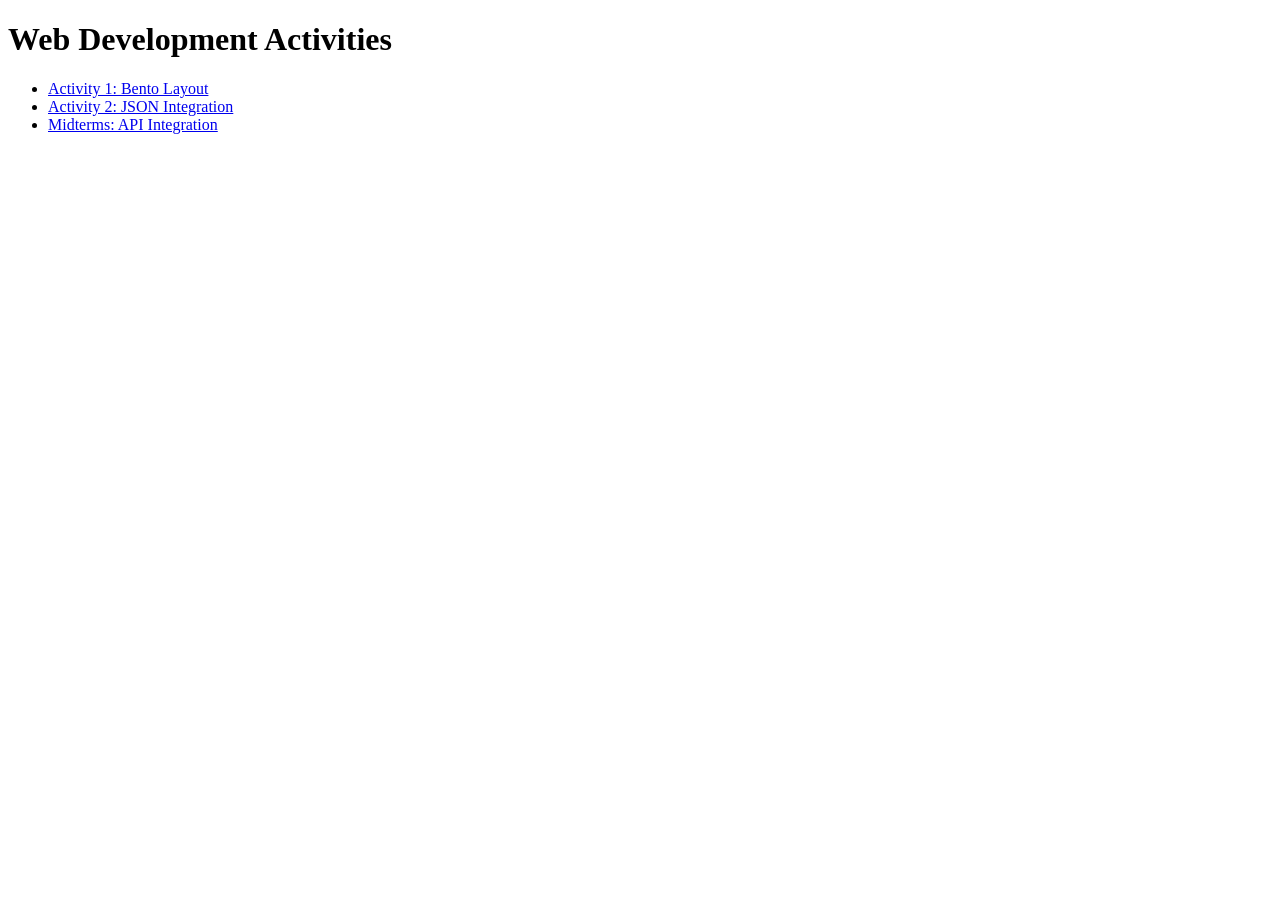
<file: index.html>
<!DOCTYPE html>
<html lang="en">

<head>
    <meta charset="UTF-8" />
    <title>WebDev Acts</title>
</head>

<body>
    <h1>Web Development Activities</h1>
    <ul>
        <li><a href="Bento/bento.html">Activity 1: Bento Layout</a></li>
        <li><a href="Unreal Unearth/index.html">Activity 2: JSON Integration</a></li>
        <li><a href="Midterms/lab.html">Midterms: API Integration</a></li>
    </ul>
    
</body>

</html>
</file>
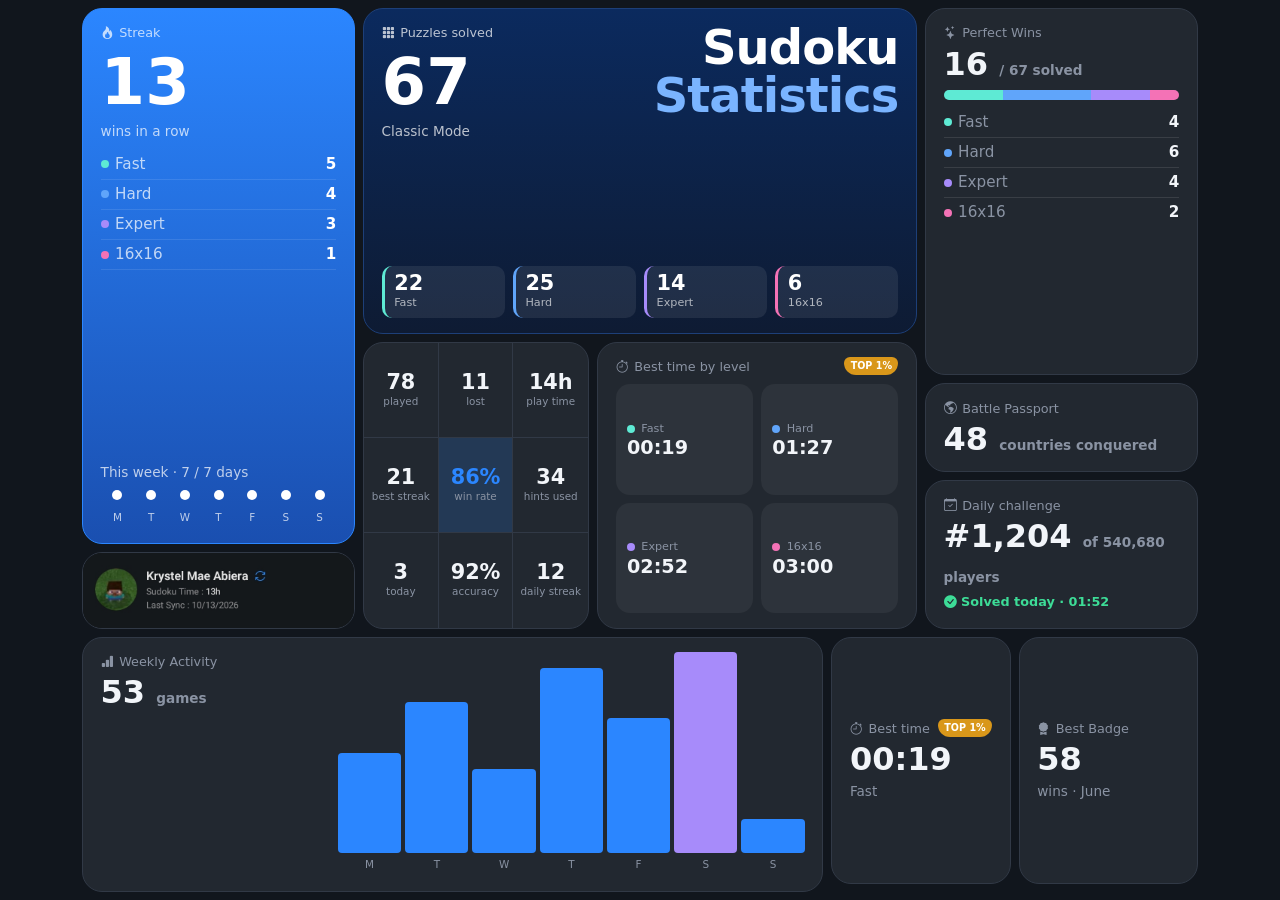
<file: Bento/bento.html>
<!DOCTYPE html>
<html lang="en">

<head>
    <meta charset="UTF-8" />
    <meta name="viewport" content="width=device-width, initial-scale=1" />
    <title>Sudoku Stats</title>

    <link href="https://cdn.jsdelivr.net/npm/bootstrap@5.3.3/dist/css/bootstrap.min.css" rel="stylesheet" />
    <link href="https://cdn.jsdelivr.net/npm/bootstrap-icons@1.11.3/font/bootstrap-icons.min.css" rel="stylesheet" />
    <link rel="stylesheet" href="style.css" />
</head>

<body>
    <div class="container py-2 min-vh-100 d-flex flex-column">
        <div class="row g-2 flex-grow-1">

            <!--L(t-b)-->
            <div class="col-12 col-md-6 col-xl-3 d-flex">
                <div class="row g-2 flex-grow-1 flex-column flex-nowrap">
                    <div class="col-12 d-flex flex-grow-1">
                        <div class="tile accent d-flex flex-column w-100">
                            <p class="label"><i class="bi bi-fire"></i>Streak</p>
                            <p class="value value-xl">13</p>
                            <p class="sub mb-2">wins in a row</p>

                            <div class="row g-0 stat-row lv-fast">
                                <div class="col-6 muted"><span class="legend-dot"></span>Fast</div>
                                <div class="col-6 text-end num">5</div>
                            </div>
                            <div class="row g-0 stat-row lv-hard">
                                <div class="col-6 muted"><span class="legend-dot"></span>Hard</div>
                                <div class="col-6 text-end num">4</div>
                            </div>
                            <div class="row g-0 stat-row lv-expert">
                                <div class="col-6 muted"><span class="legend-dot"></span>Expert</div>
                                <div class="col-6 text-end num">3</div>
                            </div>
                            <div class="row g-0 stat-row lv-16x16">
                                <div class="col-6 muted"><span class="legend-dot"></span>16x16</div>
                                <div class="col-6 text-end num">1</div>
                            </div>

                            <div class="mt-auto pt-3">
                                <p class="sub mb-2">This week · 7 / 7 days</p>
                                <div class="row g-0 text-center">
                                    <div class="col"><span class="dot on"></span><span class="day">M</span></div>
                                    <div class="col"><span class="dot on"></span><span class="day">T</span></div>
                                    <div class="col"><span class="dot on"></span><span class="day">W</span></div>
                                    <div class="col"><span class="dot on"></span><span class="day">T</span></div>
                                    <div class="col"><span class="dot on"></span><span class="day">F</span></div>
                                    <div class="col"><span class="dot on"></span><span class="day">S</span></div>
                                    <div class="col"><span class="dot on"></span><span class="day">S</span></div>
                                </div>
                            </div>
                        </div>

                    </div>

                    <div class="col-12">
                        <div class="tile profile-tile">
                            <img src="assets/img/spfp.jpg" alt="sudoku account" class="s-pfp" />
                        </div>
                    </div>
                </div>
            </div>

            <!--C-->
            <div class="col-12 col-xl-6 order-first order-xl-0 d-flex">
                <div class="row g-2 flex-grow-1">

                    <div class="col-12 d-flex">
                        <div class="tile dark d-flex flex-column w-100">
                            <div class="row g-2">

                                <!--hero-->
                                <div class="col-12 col-sm-7 order-first order-sm-last">
                                    <h1 class="hero-title display-5 text-sm-end">Sudoku<br><span>Statistics</span></h1>
                                </div>

                                <!--PS-->
                                <div class="col-12 col-sm-5">
                                    <p class="label"><i class="bi bi-grid-3x3-gap-fill"></i>Puzzles solved</p>
                                    <p class="value value-xl">67</p>
                                    <p class="sub">Classic Mode</p>
                                </div>

                            </div>

                            <div class="row row-cols-4 g-2 mt-auto pt-3">
                                <div class="col">
                                    <div class="mini-stat lv-fast">
                                        <div class="n">22</div>
                                        <div class="t">Fast</div>
                                    </div>
                                </div>
                                <div class="col">
                                    <div class="mini-stat lv-hard">
                                        <div class="n">25</div>
                                        <div class="t">Hard</div>
                                    </div>
                                </div>
                                <div class="col">
                                    <div class="mini-stat lv-expert">
                                        <div class="n">14</div>
                                        <div class="t">Expert</div>
                                    </div>
                                </div>
                                <div class="col">
                                    <div class="mini-stat lv-16x16">
                                        <div class="n">6</div>
                                        <div class="t">16x16</div>
                                    </div>
                                </div>
                            </div>
                        </div>
                    </div>

                    <!--CL-->
                    <div class="col-12 col-sm-5 d-flex">
                        <div class="tile d-flex flex-column p-0 w-100">
                            <div class="row row-cols-3 g-0 flex-grow-1">
                                <div class="col scell"><span class="n">78</span><span class="t">played</span></div>
                                <div class="col scell"><span class="n">11</span><span class="t">lost</span></div>
                                <div class="col scell"><span class="n">14h</span><span class="t">play time</span></div>

                                <div class="col scell"><span class="n">21</span><span class="t">best streak</span></div>
                                <div class="col scell center"><span class="n">86%</span><span class="t">win rate</span>
                                </div>
                                <div class="col scell"><span class="n">34</span><span class="t">hints used</span></div>

                                <div class="col scell"><span class="n">3</span><span class="t">today</span></div>
                                <div class="col scell"><span class="n">92%</span><span class="t">accuracy</span></div>
                                <div class="col scell"><span class="n">12</span><span class="t">daily streak</span>
                                </div>
                            </div>
                        </div>
                    </div>

                    <!--CR-->
                    <div class="col-12 col-sm-7 d-flex">
                        <div class="tile d-flex flex-column w-100">
                            <div class="d-flex justify-content-between align-items-start mb-2">
                                <p class="label"><i class="bi bi-stopwatch"></i>Best time by level</p>
                                <span class="rank r1">TOP 1%</span>
                            </div>

                            <div class="row row-cols-2 g-2 flex-grow-1">
                                <div class="col">
                                    <div class="dcell lv-fast"><span class="t"><span
                                                class="legend-dot"></span>Fast</span><span class="n">00:19</span></div>
                                </div>
                                <div class="col">
                                    <div class="dcell lv-hard"><span class="t"><span
                                                class="legend-dot"></span>Hard</span><span class="n">01:27</span></div>
                                </div>
                                <div class="col">
                                    <div class="dcell lv-expert"><span class="t"><span
                                                class="legend-dot"></span>Expert</span><span class="n">02:52</span>
                                    </div>
                                </div>
                                <div class="col">
                                    <div class="dcell lv-16x16"><span class="t"><span
                                                class="legend-dot"></span>16x16</span><span class="n">03:00</span></div>
                                </div>
                            </div>
                        </div>
                    </div>

                </div>
            </div>

            <!--R-->
            <div class="col-12 col-md-6 col-xl-3 d-flex">
                <div class="row g-2 flex-grow-1 flex-column flex-nowrap">
                    <div class="col-12 d-flex flex-grow-1">
                        <div class="tile d-flex flex-column w-100">
                            <p class="label"><i class="bi bi-stars"></i>Perfect Wins</p>
                            <p class="value">16 <span class="sub">/ 67 solved</span></p>

                            <div class="seg my-2">
                                <span class="lv-fast" style="width:25%"></span>
                                <span class="lv-hard" style="width:37.5%"></span>
                                <span class="lv-expert" style="width:25%"></span>
                                <span class="lv-16x16" style="width:12.5%"></span>
                            </div>

                            <div class="row g-0 stat-row lv-fast">
                                <div class="col-6 muted"><span class="legend-dot"></span>Fast</div>
                                <div class="col-6 text-end num">4</div>
                            </div>
                            <div class="row g-0 stat-row lv-hard">
                                <div class="col-6 muted"><span class="legend-dot"></span>Hard</div>
                                <div class="col-6 text-end num">6</div>
                            </div>
                            <div class="row g-0 stat-row lv-expert">
                                <div class="col-6 muted"><span class="legend-dot"></span>Expert</div>
                                <div class="col-6 text-end num">4</div>
                            </div>
                            <div class="row g-0 stat-row lv-16x16">
                                <div class="col-6 muted"><span class="legend-dot"></span>16x16</div>
                                <div class="col-6 text-end num">2</div>
                            </div>
                        </div>
                    </div>

                    <div class="col-12">
                        <div class="tile">
                            <p class="label"><i class="bi bi-globe-americas"></i>Battle Passport</p>
                            <p class="value">48 <span class="sub">countries conquered</span></p>
                        </div>
                    </div>
                    <div class="col-12">
                        <div class="tile">
                            <p class="label"><i class="bi bi-calendar-check"></i>Daily challenge</p>
                            <p class="value">#1,204 <span class="sub">of 540,680 players</span></p>
                            <span class="ok"><i class="bi bi-check-circle-fill"></i> Solved today · 01:52</span>
                        </div>
                    </div>
                </div>
            </div>

            <!--Bot-->
            <div class="col-12 col-md-8">
                <div class="tile d-flex flex-column h-100">
                    <div class="row g-2 flex-grow-1">
                        <div class="col-4">
                            <p class="label"><i class="bi bi-bar-chart-fill"></i>Weekly Activity</p>
                            <p class="value">53 <span class="sub">games</span></p>
                        </div>
                        <div class="col-8">
                            <div class="row g-1 bars h-100">
                                <div class="col bar-col">
                                    <div class="bar-track">
                                        <div class="bar" style="height:50%"></div>
                                    </div><span class="bar-day">M</span>
                                </div>
                                <div class="col bar-col">
                                    <div class="bar-track">
                                        <div class="bar" style="height:75%"></div>
                                    </div><span class="bar-day">T</span>
                                </div>
                                <div class="col bar-col">
                                    <div class="bar-track">
                                        <div class="bar" style="height:42%"></div>
                                    </div><span class="bar-day">W</span>
                                </div>
                                <div class="col bar-col">
                                    <div class="bar-track">
                                        <div class="bar" style="height:92%"></div>
                                    </div><span class="bar-day">T</span>
                                </div>
                                <div class="col bar-col">
                                    <div class="bar-track">
                                        <div class="bar" style="height:67%"></div>
                                    </div><span class="bar-day">F</span>
                                </div>
                                <div class="col bar-col">
                                    <div class="bar-track">
                                        <div class="bar hi" style="height:100%"></div>
                                    </div><span class="bar-day">S</span>
                                </div>
                                <div class="col bar-col">
                                    <div class="bar-track">
                                        <div class="bar" style="height:17%"></div>
                                    </div><span class="bar-day">S</span>
                                </div>
                            </div>
                        </div>
                    </div>
                </div>
            </div>
            <div class="col-12 col-md-4">
                <div class="row g-2 h-100">
                    <!--best time-->
                    <div class="col-6">
                        <div class="tile h-100 d-flex flex-column justify-content-center">
                            <div class="d-flex justify-content-between align-items-start">
                                <p class="label"><i class="bi bi-stopwatch"></i>Best time</p>
                                <span class="rank r1">TOP 1%</span>
                            </div>
                            <p class="value">00:19</p>
                            <p class="sub">Fast</p>
                        </div>
                    </div>
                    <!--best badge-->
                    <div class="col-6">
                        <div class="tile h-100 d-flex flex-column justify-content-center">
                            <p class="label"><i class="bi bi-award-fill"></i>Best Badge</p>
                            <p class="value">58</p>
                            <p class="sub">wins · June</p>
                        </div>
                    </div>
                </div>
            </div>
        </div>
    </div>
</body>

</html>
</file>
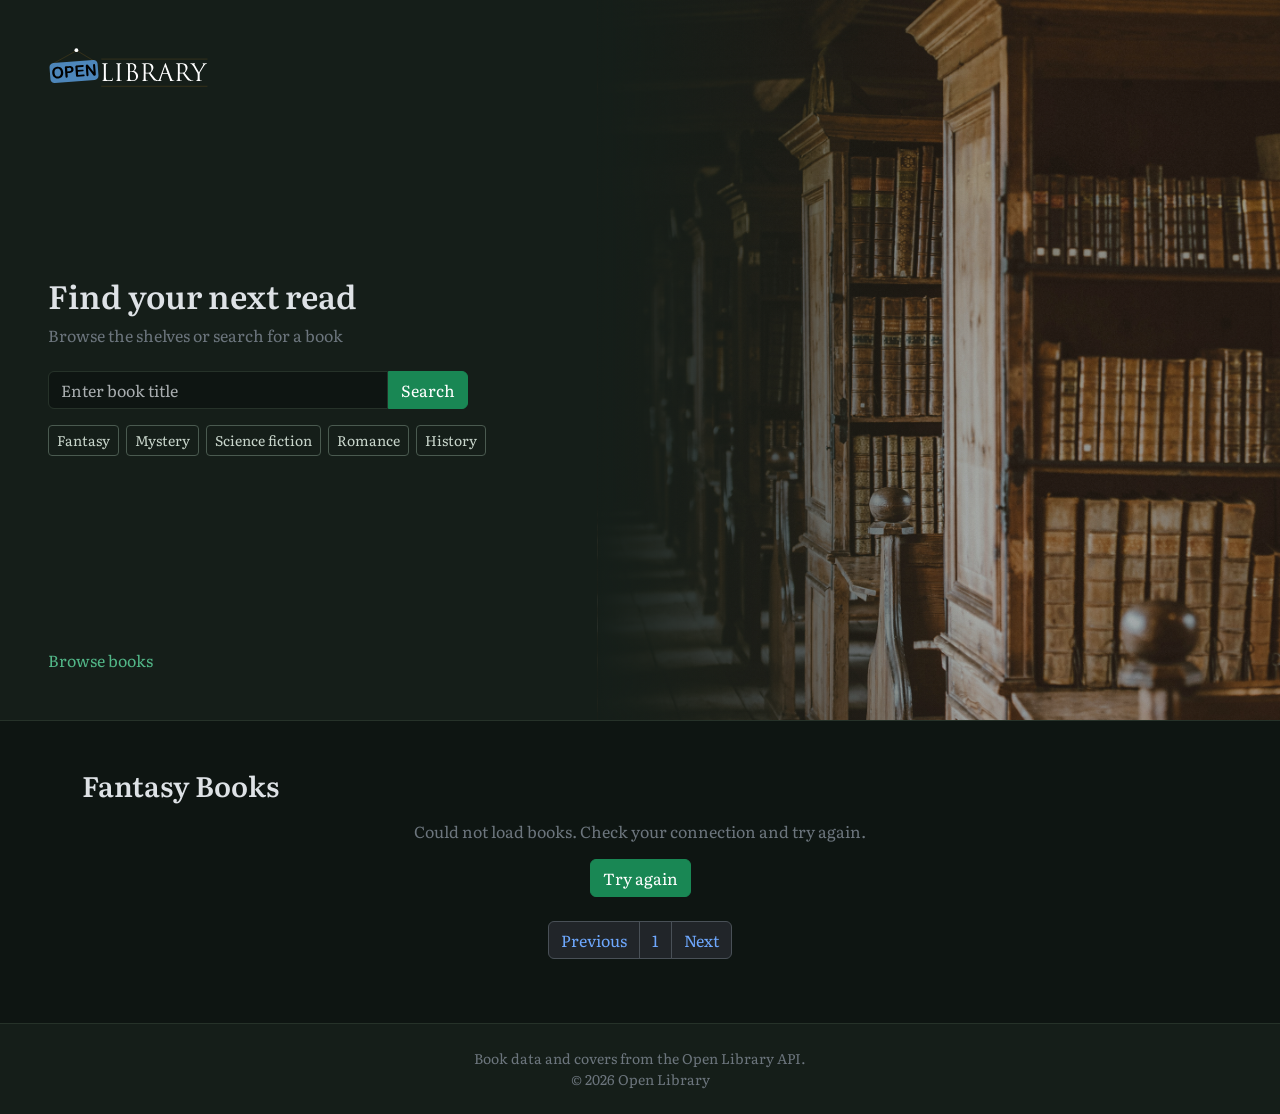
<file: Midterms/lib.html>
<!doctype html>
<html lang="en" data-bs-theme="dark">

<head>
  <meta charset="utf-8">
  <meta name="viewport" content="width=device-width, initial-scale=1">
  <title>Open Library</title>
  <link rel="icon" href="assets/logo.svg" type="image/svg+xml">
  <link href="https://cdn.jsdelivr.net/npm/bootstrap@5.3.8/dist/css/bootstrap.min.css" rel="stylesheet"
    integrity="sha384-sRIl4kxILFvY47J16cr9ZwB07vP4J8+LH7qKQnuqkuIAvNWLzeN8tE5YBujZqJLB" crossorigin="anonymous">
  <link href="https://fonts.googleapis.com/css2?family=Literata:opsz,wght@7..72,400;500;600&display=swap"
    rel="stylesheet">
</head>

<body style="background-color: #0E1512; font-family: 'Literata', Georgia, serif;">
  <div class="container-fluid p-0" style="border-bottom: 1px solid #263229;">
    <div class="d-flex flex-wrap">
      <div class="d-flex flex-column p-5" style="flex: 5 1 380px; min-height: 80vh; background-color: #151E19;">
        <div>
          <img src="assets/logo.svg" alt="Open Library" style="height: 40px; filter: invert(1) hue-rotate(180deg);">
        </div>

        <div class="my-auto">
          <h1 class="h2 fw-semibold">Find your next read</h1>
          <p class="text-secondary mb-4">Browse the shelves or search for a book</p>

          <div class="d-flex flex-row" style="max-width: 420px;">
            <input type="text" class="form-control rounded-end-0"
              style="background-color: #0E1512; border-color: #263229;" placeholder="Enter book title" id="searchInput"
              aria-label="Book title">
            <button type="button" class="btn btn-success rounded-start-0" onclick="searchBooks()">Search</button>
          </div>

          <div class="mt-3">
            <button type="button" class="btn btn-outline-secondary btn-sm me-1 mb-1"
              style="color: #C9D6CC; border-color: #4A5A50;" onclick="searchSubject('fantasy')">Fantasy</button>
            <button type="button" class="btn btn-outline-secondary btn-sm me-1 mb-1"
              style="color: #C9D6CC; border-color: #4A5A50;" onclick="searchSubject('mystery')">Mystery</button>
            <button type="button" class="btn btn-outline-secondary btn-sm me-1 mb-1"
              style="color: #C9D6CC; border-color: #4A5A50;" onclick="searchSubject('science fiction')">Science
              fiction</button>
            <button type="button" class="btn btn-outline-secondary btn-sm me-1 mb-1"
              style="color: #C9D6CC; border-color: #4A5A50;" onclick="searchSubject('romance')">Romance</button>
            <button type="button" class="btn btn-outline-secondary btn-sm me-1 mb-1"
              style="color: #C9D6CC; border-color: #4A5A50;" onclick="searchSubject('history')">History</button>
          </div>
        </div>

        <a href="#books" class="text-decoration-none" style="color: #52B788;">Browse books</a>
      </div>

      <div
        style="flex: 7 1 380px; min-height: 50vh; background-image: linear-gradient(to right, #151E19 0%, rgba(21, 30, 25, .65) 20%, rgba(21, 30, 25, 0) 55%), linear-gradient(rgba(14, 21, 18, .3), rgba(14, 21, 18, .3)), url('assets/l.jpg'); background-size: cover; background-position: center;">
      </div>
    </div>
  </div>

  <div class="container py-5" id="books">
    <div class="h3 fw-semibold mb-3" id="listTitle">Fantasy Books</div>
    <div id="parent"
      style="display: grid; grid-template-columns: repeat(auto-fill, minmax(max(190px, calc((100% - 4.5rem) / 4 - 1px)), 1fr)); gap: 1.5rem;">
    </div>

    <nav class="mt-4" aria-label="Page navigation">
      <ul class="pagination justify-content-center">
        <li class="page-item"><button type="button" class="page-link" onclick="prev()">Previous</button></li>
        <li class="page-item"><span class="page-link" id="currentPage">1</span></li>
        <li class="page-item"><button type="button" class="page-link" onclick="next()">Next</button></li>
      </ul>
    </nav>
  </div>

  <div class="text-center py-4" style="background-color: #151E19; border-top: 1px solid #263229;">
    <div class="small text-secondary">Book data and covers from the Open Library API.</div>
    <div class="small text-secondary">&copy; 2026 Open Library</div>
  </div>

  <script src="https://cdn.jsdelivr.net/npm/bootstrap@5.3.8/dist/js/bootstrap.bundle.min.js"
    integrity="sha384-FKyoEForCGlyvwx9Hj09JcYn3nv7wiPVlz7YYwJrWVcXK/BmnVDxM+D2scQbITxI"
    crossorigin="anonymous"></script>
  <script>
    function capitalizeFirstLetter(str) {
      if (!str) return str;
      return str.charAt(0).toUpperCase() + str.slice(1);
    }

    function esc(str) {
      return String(str).replace(/[&<>"']/g, function (c) {
        return { '&': '&amp;', '<': '&lt;', '>': '&gt;', '"': '&quot;', "'": '&#39;' }[c];
      });
    }

    var elCurrentPage = document.getElementById("currentPage");
    var elParent = document.getElementById("parent");
    var elListTitle = document.getElementById("listTitle");
    var inSearchInput = document.getElementById("searchInput");

    const queryString = window.location.search;
    const urlParams = new URLSearchParams(queryString);
    var page = parseInt(urlParams.get('page')) || 1;
    var search = urlParams.get('q') || '';
    inSearchInput.value = search.startsWith('subject:') ? '' : search;

    var defaultQuery = 'subject:fantasy';
    var perPage = 12;
    var finalPage = 1;
    var requestId = 0;
    var loaded = false;

    const noCover = 'data:image/svg+xml,' + encodeURIComponent('<svg xmlns="http://www.w3.org/2000/svg" viewBox="0 0 120 180"><rect width="120" height="180" fill="#1C2822"/><path d="M60 70c-9-7-20-9-31-9v56c11 0 22 2 31 9 9-7 20-9 31-9V61c-11 0-22 2-31 9zM60 70v56" fill="none" stroke="#52B788" stroke-width="3" stroke-linejoin="round"/></svg>');

    function listHeading() {
      if (search == '') return 'Fantasy Books';
      if (search.startsWith('subject:')) return capitalizeFirstLetter(esc(search.slice(8))) + ' books';
      return 'Results for “' + esc(search) + '”';
    }

    const getBooks = async () => {
      var thisRequest = ++requestId;
      var query = search == '' ? defaultQuery : search;
      loaded = false;

      elListTitle.innerHTML = listHeading();
      elCurrentPage.innerHTML = page;
      elParent.innerHTML = `
        <div class="d-flex justify-content-center my-4" style="grid-column: 1 / -1;">
          <div class="spinner-border text-success" role="status">
            <span class="visually-hidden">Loading...</span>
          </div>
        </div>
      `;

      var data;

      try {
        const response = await fetch('https://openlibrary.org/search.json?q=' + encodeURIComponent(query) + '&limit=' + perPage + '&page=' + page + '&fields=key,title,author_name,cover_i,subject');
        data = await response.json();
      } catch (error) {
        if (thisRequest != requestId) return;
        loaded = true;
        elParent.innerHTML = `
          <div class="text-center text-secondary" style="grid-column: 1 / -1;">
            <p>Could not load books. Check your connection and try again.</p>
            <button type="button" class="btn btn-success" onclick="getBooks()">Try again</button>
          </div>
        `;
        return;
      }

      if (thisRequest != requestId) return;
      loaded = true;

      finalPage = Math.max(1, Math.ceil(Math.min(data.numFound, 240) / perPage));
      elCurrentPage.innerHTML = page + ' / ' + finalPage;

      if (data.docs.length == 0) {
        elParent.innerHTML = '<div class="text-center text-secondary my-4" style="grid-column: 1 / -1;">No books found. Check the spelling, or try a genre at the top of the page.</div>';
        return;
      }

      elParent.innerHTML = '';
      data.docs.forEach(book => {
        var id = book.key.replace('/works/', '');
        var image = book.cover_i ? 'https://covers.openlibrary.org/b/id/' + book.cover_i + '-M.jpg' : noCover;
        var title = book.title ? book.title : 'Untitled';
        var author = book.author_name ? book.author_name[0] : 'Unknown author';
        var subject = book.subject ? book.subject[0] : '';

        elParent.innerHTML += `
          <div class="card shadow-sm h-100 position-relative overflow-hidden" style="background-color: #151E19; transition: transform .2s, border-color .2s;"
            onmouseenter="this.style.transform = 'translateY(-4px)'; this.style.borderColor = '#198754'; this.classList.replace('shadow-sm', 'shadow-lg'); this.querySelector('img').style.transform = 'scale(1.05)';"
            onmouseleave="this.style.transform = ''; this.style.borderColor = ''; this.classList.replace('shadow-lg', 'shadow-sm'); this.querySelector('img').style.transform = '';">
            <div class="overflow-hidden">
              <img class="card-img-top" style="aspect-ratio: 2 / 3; object-fit: cover; background-color: #1C2822; color: transparent; transition: transform .4s;" src="` + image + `" alt="Cover of ` + esc(title) + `" loading="lazy" onerror="this.onerror=null; this.src=noCover">
            </div>
            <div class="card-body d-flex flex-column">
              <a class="stretched-link text-decoration-none text-body" href="view.html?id=` + encodeURIComponent(id) + `&page=` + page + `&q=` + encodeURIComponent(search) + `">
                <div class="fw-semibold" style="display: -webkit-box; -webkit-line-clamp: 2; -webkit-box-orient: vertical; overflow: hidden;">` + esc(capitalizeFirstLetter(title)) + `</div>
              </a>
              <div class="small text-secondary text-truncate">` + esc(author) + `</div>
              ` + (subject ? `<div class="mt-auto pt-2"><span class="badge text-bg-success d-inline-block mw-100 text-truncate">` + esc(subject) + `</span></div>` : '') + `
            </div>
          </div>
        `;
      });
    }

    function scrollToList() {
      document.getElementById("books").scrollIntoView({ behavior: 'smooth' });
    }

    function searchBooks() {
      search = inSearchInput.value.trim();
      page = 1;
      getBooks();
      scrollToList();
    }

    function searchSubject(name) {
      inSearchInput.value = '';
      search = 'subject:' + name;
      page = 1;
      getBooks();
      scrollToList();
    }

    inSearchInput.addEventListener('keydown', function (e) {
      if (e.key == 'Enter') {
        searchBooks();
      }
    });

    function prev() {
      if (!loaded) return;
      page -= 1;
      if (page < 1) {
        page = finalPage;
      }
      getBooks();
      scrollToList();
    }

    function next() {
      if (!loaded) return;
      page += 1;
      if (page > finalPage) {
        page = 1;
      }
      getBooks();
      scrollToList();
    }

    getBooks();

    if (urlParams.has('page') || urlParams.has('q')) {
      document.getElementById("books").scrollIntoView();
    }
  </script>
</body>

</html>
</file>
<file: Bento/style.css>
body {
    background: var(--bg);
    color: var(--text);
    font-family: system-ui, sans-serif;
}

:root {
    --bg: #11161d;
    --surface: #222830;
    --line: #313946;
    --text: #f2f5f9;
    --muted: #8a93a3;
    --blue: #2b86ff;
}

/* --tls-- */
.tile {
    background: var(--surface);
    border: 1px solid var(--line);
    border-radius: 20px;
    padding: 0.9rem 1.1rem;
    overflow: hidden;
}

.tile.dark {
    background: linear-gradient(#0b2a5e, #0e1b33);
    color: #fff;
    border-color: #1d3f78;
}

.tile.accent {
    background: linear-gradient(#2b86ff, #1a4fb0);
    color: #fff;
    border-color: #2b86ff;
}

.tile .rank {
    font-size: .6rem;
    padding: .25rem .4rem .3rem;
}

.label {
    font-size: 0.8rem;
    color: var(--muted);
    opacity: 1;
    margin: 0;
}

.label i {
    margin-right: .35rem;
}

/* --content inside-- */
.value {
    font-size: 2rem;
    font-weight: 700;
    line-height: 1.1;
    margin: 0.25rem 0 0;
    font-variant-numeric: tabular-nums;
}

.value-xl {
    font-size: 4rem;
}

.sub {
    font-size: 0.85rem;
    color: var(--muted);
    opacity: 1;
    margin: 0.25rem 0 0;
}

.dark .label,
.accent .label,
.dark .sub,
.accent .sub {
    color: rgba(255, 255, 255, .72);
}

.stat-row {
    font-size: .95rem;
    padding: .2rem 0;
    border-bottom: 1px solid rgba(255, 255, 255, .1);
}

.stat-row:last-child {
    border-bottom: 0;
}

.num {
    font-weight: 600;
    font-variant-numeric: tabular-nums;
}

/*--rank-badge--*/
.rank {
    display: inline-block;
    font-size: .7rem;
    font-weight: 700;
    line-height: 1;
    padding: .3rem .5rem .4rem;
    border-radius: 6px 6px 12px 12px;
    color: #fff;
}

.rank.r1 {
    background: #d9971a;
}

.rank.r5 {
    background: #6c7f9a;
}

.rank.r10 {
    background: #d9822b;
}

.rank.r30 {
    background: #7a4fd6;
}

/*--cell-- */
.scell {
    display: flex;
    flex-direction: column;
    align-items: center;
    justify-content: center;
    text-align: center;
    padding: .7rem .25rem;
    border-right: 1px solid var(--line);
    border-bottom: 1px solid var(--line);
}

/* no lines on the outer edges */
.scell:nth-child(3n) {
    border-right: 0;
}

.scell:nth-child(n+7) {
    border-bottom: 0;
}

.scell .n {
    font-size: 1.3rem;
    font-weight: 700;
    line-height: 1.1;
    font-variant-numeric: tabular-nums;
}

.scell .t {
    font-size: .65rem;
    color: var(--muted);
}

.scell.center {
    background: rgba(43, 134, 255, .18);
}

.scell.center .n {
    color: var(--blue);
}

/*--levelcell--*/
.dcell {
    height: 100%;
    display: flex;
    flex-direction: column;
    justify-content: center;
    padding: .4rem .7rem;
    border-radius: 14px;
    background: rgba(255, 255, 255, .05);
}

.dcell .t {
    font-size: .7rem;
    color: var(--muted);
}

.dcell .n {
    font-size: 1.2rem;
    font-weight: 700;
    line-height: 1.1;
    font-variant-numeric: tabular-nums;
}

/*--level-colors--*/
.lv-fast {
    --c: #5eead4;
}

.lv-hard {
    --c: #60a5fa;
}

.lv-expert {
    --c: #a78bfa;
}

.lv-16x16 {
    --c: #f472b6;
}

/*--muted--*/
.muted {
    color: var(--muted);
}

.accent .muted {
    color: rgba(255, 255, 255, .72);
}

/*--legend-dot--*/
.legend-dot {
    display: inline-block;
    width: 8px;
    height: 8px;
    margin-right: .4rem;
    vertical-align: middle;
    border-radius: 50%;
    background: var(--c);
}

/*--status--*/
.ok {
    color: #3ddc97;
    font-size: .8rem;
    font-weight: 600;
}

/*--week-dots--*/
.dot {
    display: block;
    width: 10px;
    height: 10px;
    margin: 0 auto 4px;
    border-radius: 50%;
    background: rgba(255, 255, 255, .25);
}

.dot.on {
    background: #fff;
}

.day {
    font-size: .65rem;
    color: rgba(255, 255, 255, .72);
}

/*--mini-stat--*/
.mini-stat {
    padding: .4rem .6rem;
    border-left: 3px solid var(--c);
    border-radius: 10px;
    background: rgba(255, 255, 255, .08);
}

.mini-stat .n {
    font-size: 1.3rem;
    font-weight: 700;
    line-height: 1.1;
    font-variant-numeric: tabular-nums;
}

.mini-stat .t {
    font-size: .7rem;
    color: rgba(255, 255, 255, .65);
}

/*--segmented-bar--*/
.seg {
    display: flex;
    height: 10px;
    border-radius: 999px;
    overflow: hidden;
    background: var(--line);
}

.seg>span {
    display: block;
    height: 100%;
    background: var(--c);
}

/*--weekly-bars--*/
.bars {
    min-height: 6rem;
}

.bar-col {
    display: flex;
    flex-direction: column;
}

.bar-track {
    position: relative;
    flex: 1;
    min-height: 0;
}

.bar {
    position: absolute;
    left: 0;
    right: 0;
    bottom: 0;
    border-radius: 4px;
    background: var(--blue);
}

.bar.hi {
    background: #a78bfa;
}

.bar-day {
    margin-top: 4px;
    font-size: .65rem;
    text-align: center;
    color: var(--muted);
}

/*--hero-title--*/
.hero-title {
    margin: 0;
    font-weight: 800;
    line-height: 1;
    letter-spacing: -.02em;
}

.hero-title span {
    color: #7ab4ff;
}

/*--profile-img--*/
.profile-tile {
    padding: 0;
    display: flex;
    align-items: center;
    background: #13171b;
}

.s-pfp {
    width: 100%;
    height: auto;
    object-fit: contain;
    display: block;
}
</file>
